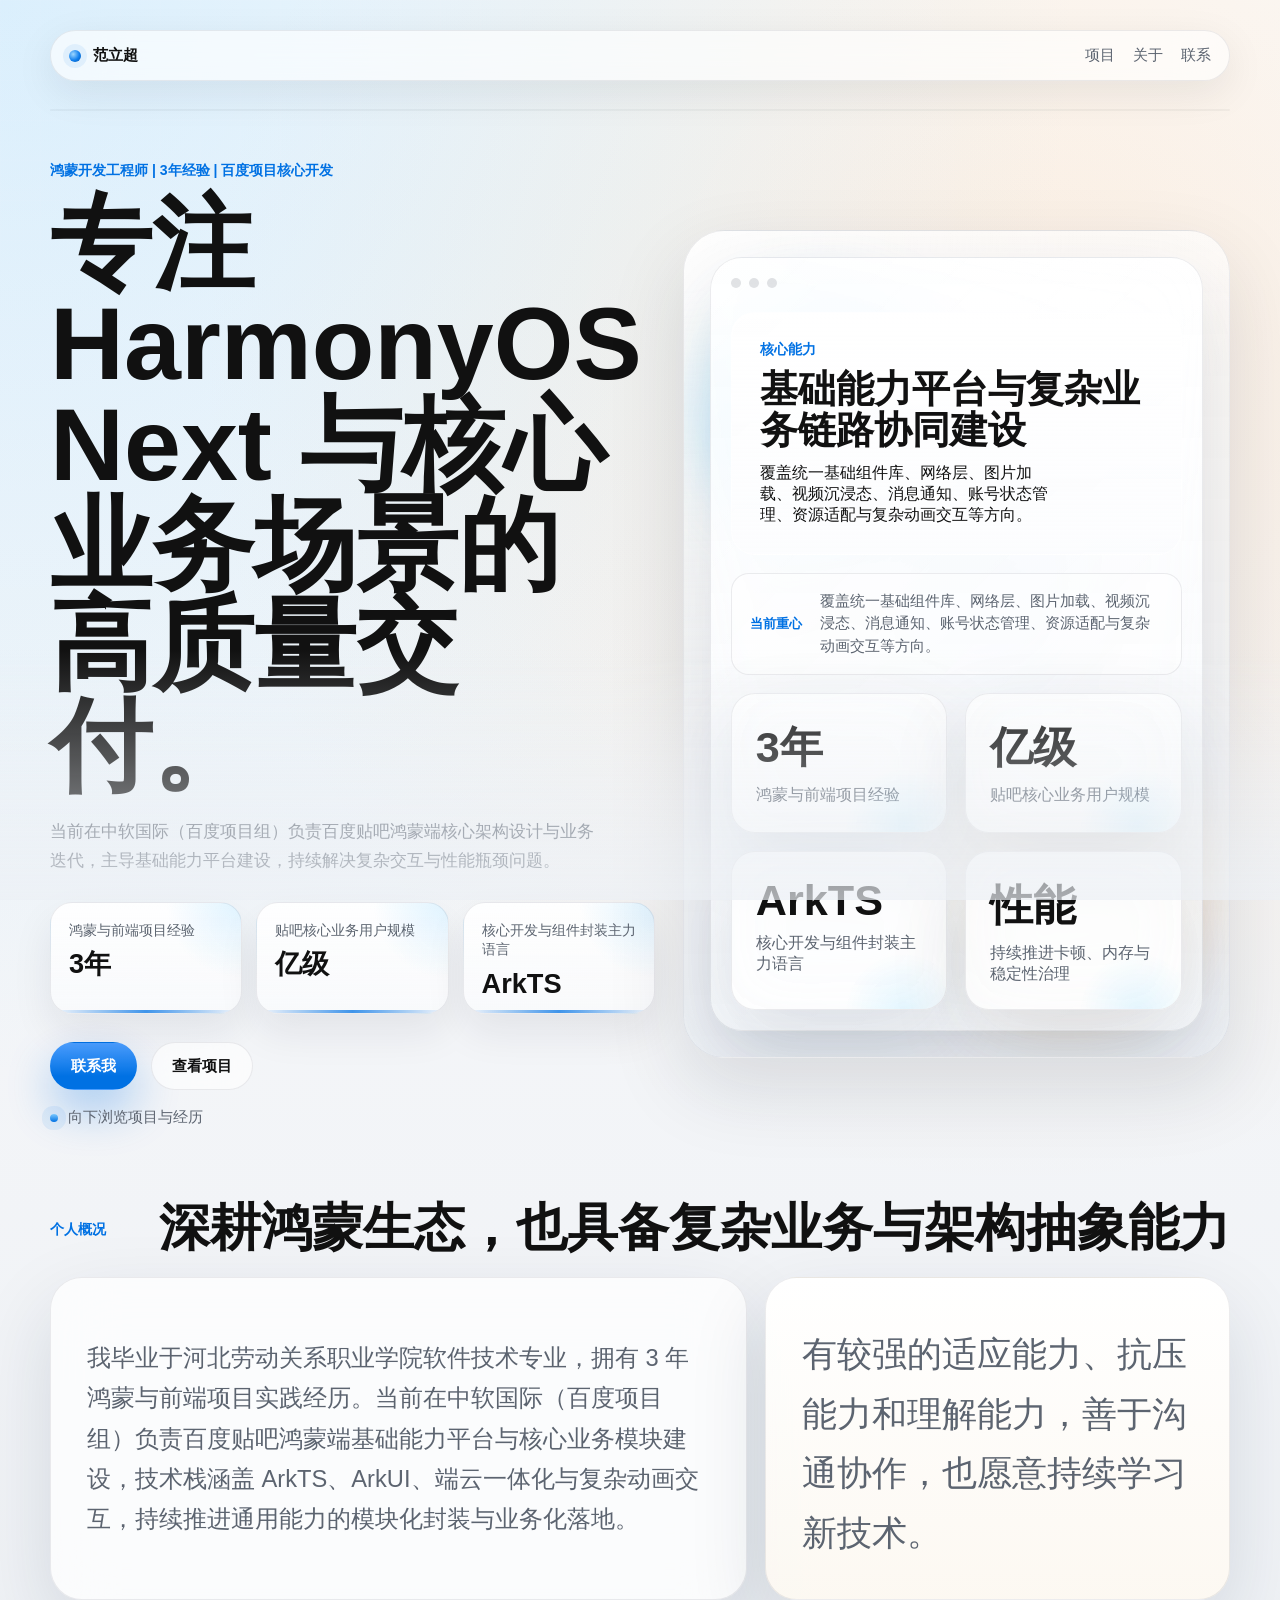
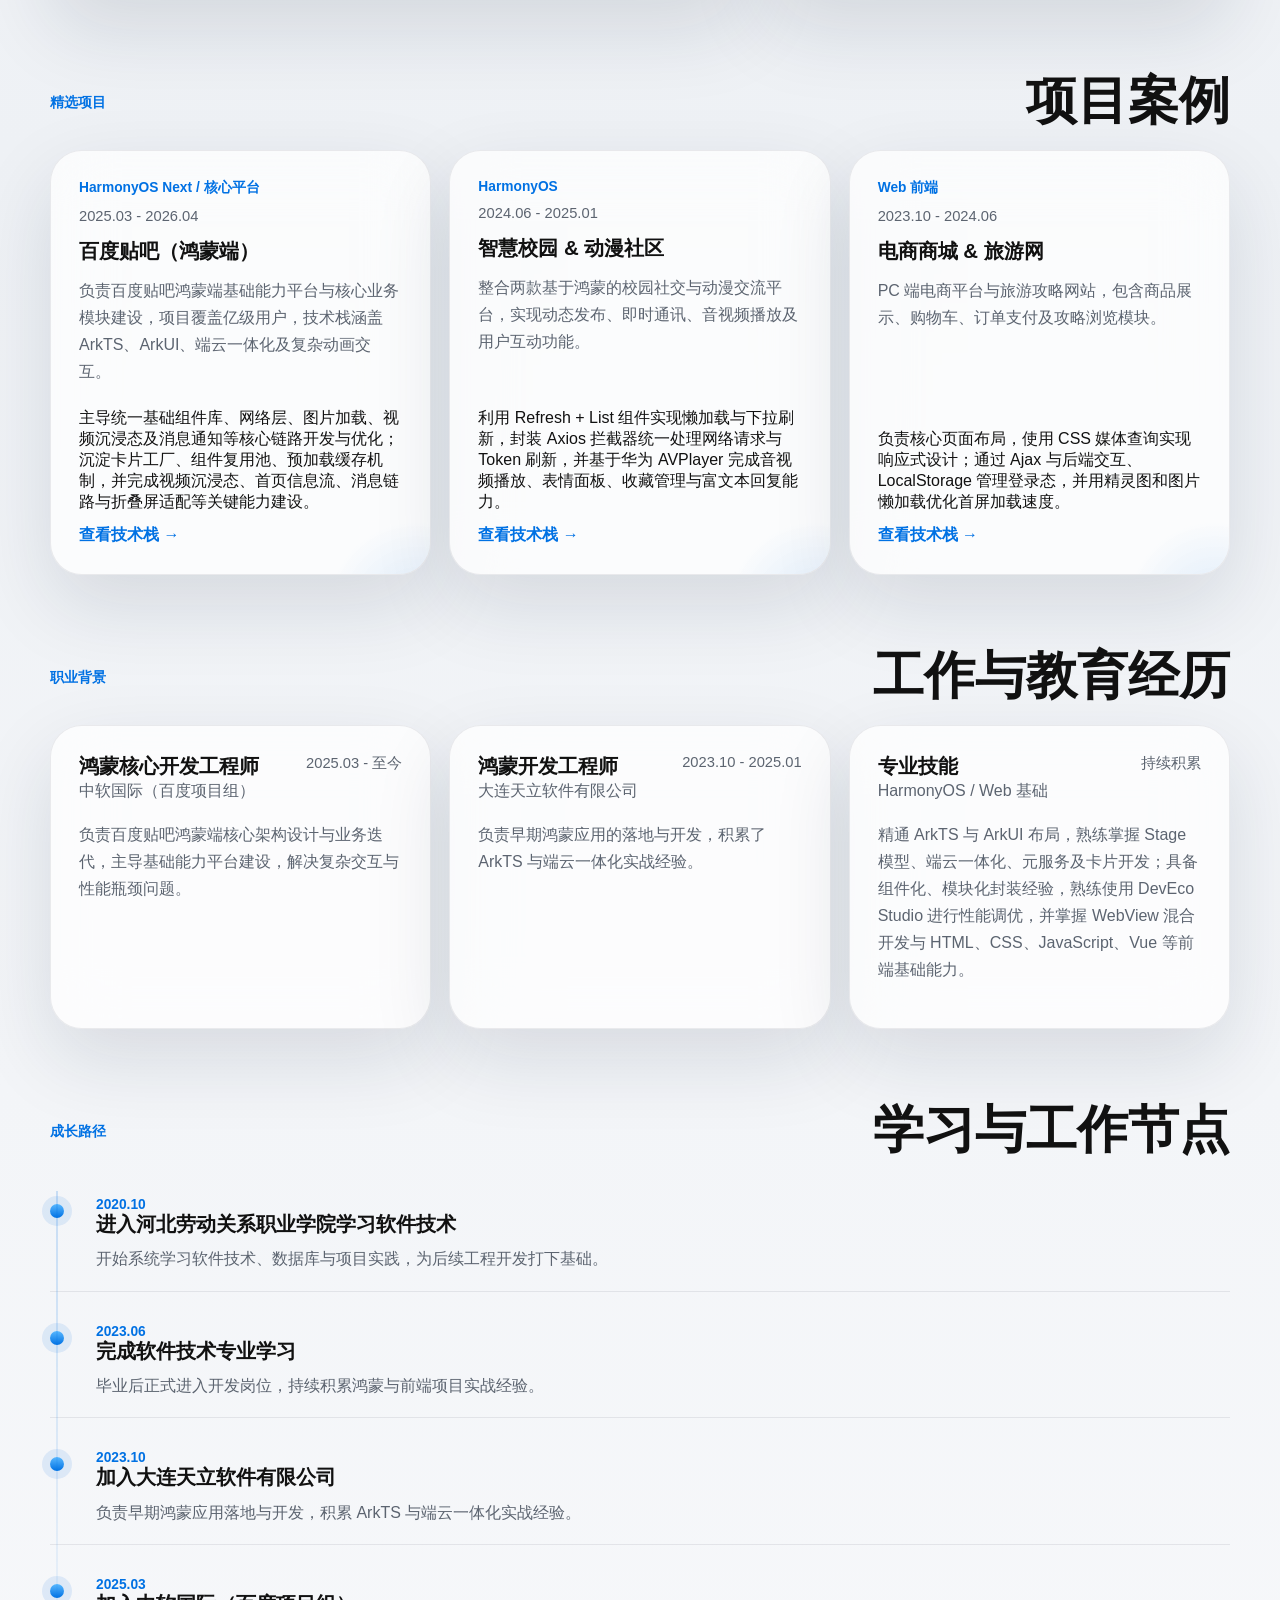
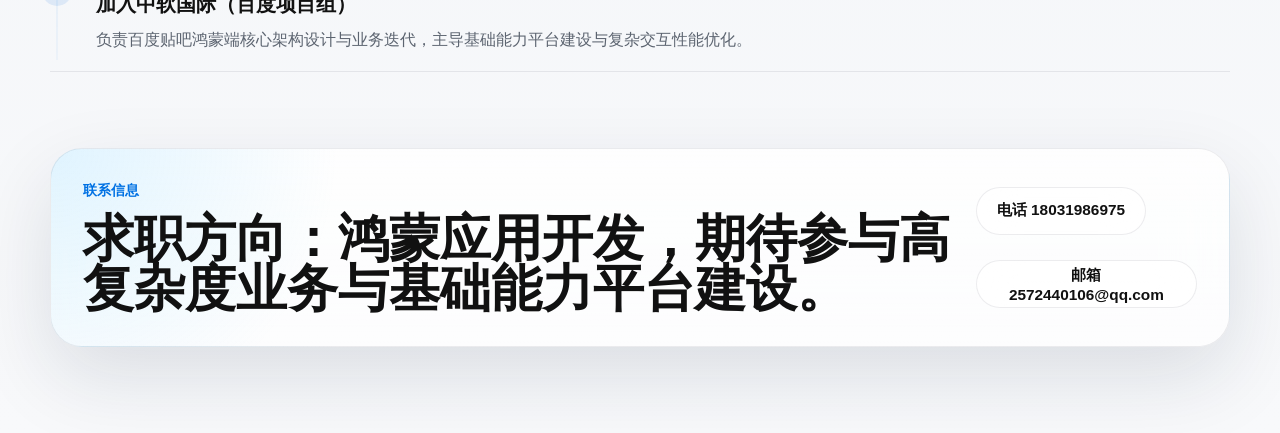
<file: docs/index.html>
<!doctype html>
<html lang="zh-CN">
  <head>
    <meta charset="UTF-8" />
    <meta name="viewport" content="width=device-width, initial-scale=1.0" />
    <title>范立超 | 个人网站</title>
    <meta
      name="description"
      content="范立超的个人网站，聚焦鸿蒙应用开发、ArkTS、ArkUI 与前端工程实践。"
    />
    <link rel="stylesheet" href="./styles.css" />
  </head>
  <body>
    <div class="page-shell">
      <header class="topbar">
        <div class="brand-mark">
          <span class="brand-dot"></span>
          <span id="brand-name">Portfolio</span>
        </div>
        <nav class="nav-links">
          <a href="#projects">项目</a>
          <a href="#story">关于</a>
          <a href="#contact">联系</a>
        </nav>
      </header>
      <div class="scroll-progress" aria-hidden="true">
        <span id="scroll-progress-bar"></span>
      </div>

      <main>
        <section class="hero section">
          <div class="hero-copy reveal">
            <p class="eyebrow" id="hero-status">鸿蒙应用开发工程师</p>
            <h1 id="hero-title">专注 HarmonyOS Next 与高质量前端开发。</h1>
            <p class="hero-description" id="hero-description">
              正在加载个人资料...
            </p>
            <div class="hero-meta" id="hero-meta"></div>
            <div class="hero-actions">
              <a class="button button-primary" id="primary-action" href="#contact">联系我</a>
              <a class="button button-secondary" id="secondary-action" href="#projects">查看项目</a>
            </div>
            <div class="hero-scroll-hint">
              <span class="scroll-dot"></span>
              <span>向下浏览项目与经历</span>
            </div>
          </div>

          <div class="hero-visual reveal">
            <div class="glass-stage">
              <div class="ambient ambient-a"></div>
              <div class="ambient ambient-b"></div>
              <div class="ambient ambient-c"></div>
              <div class="device-frame">
                <div class="device-topbar">
                  <span></span>
                  <span></span>
                  <span></span>
                </div>
                <div class="device-content">
                  <div class="signal-card">
                    <p class="signal-label">核心能力</p>
                    <h2 id="focus-title">ArkTS、ArkUI 与端云一体开发</h2>
                    <p class="signal-text" id="focus-description">
                      聚焦鸿蒙应用、组件封装、接口联调和多端交互体验。
                    </p>
                  </div>
                  <div class="stage-ribbon">
                    <span class="stage-ribbon-label">当前重心</span>
                    <p class="stage-ribbon-text" id="stage-ribbon-text">
                      架构抽象、复杂交互、性能与稳定性治理
                    </p>
                  </div>
                  <div class="mini-grid" id="metric-grid"></div>
                </div>
              </div>
            </div>
          </div>
        </section>

        <section class="section intro reveal" id="story">
          <div class="section-heading">
            <p class="eyebrow">个人概况</p>
            <h2 id="intro-heading">关于我</h2>
          </div>
          <div class="intro-layout">
            <article class="panel panel-large">
              <p id="about-text">
                我专注于 HarmonyOS Next 与前端项目开发，关注功能实现、交互质量与工程落地。
              </p>
            </article>
            <aside class="panel quote-panel">
              <p class="quote" id="signature-line">
                踏实交付，持续学习，把功能、体验和可维护性一起做好。
              </p>
            </aside>
          </div>
        </section>

        <section class="section reveal" id="projects">
          <div class="section-heading">
            <p class="eyebrow">精选项目</p>
            <h2>项目案例</h2>
          </div>
          <div class="project-grid" id="project-grid"></div>
        </section>

        <section class="section reveal">
          <div class="section-heading">
            <p class="eyebrow">职业背景</p>
            <h2>工作与教育经历</h2>
          </div>
          <div class="experience-grid" id="experience-grid"></div>
        </section>

        <section class="section reveal">
          <div class="section-heading">
            <p class="eyebrow">成长路径</p>
            <h2>学习与工作节点</h2>
          </div>
          <div class="timeline" id="timeline"></div>
        </section>

        <section class="section reveal" id="contact">
          <div class="contact-banner">
            <div>
              <p class="eyebrow">联系信息</p>
              <h2 id="contact-heading">期待参与鸿蒙应用、前端项目与企业级业务开发。</h2>
            </div>
            <div class="contact-actions" id="contact-actions"></div>
          </div>
        </section>
      </main>
    </div>

    <template id="metric-template">
      <article class="metric-card">
        <p class="metric-value"></p>
        <p class="metric-label"></p>
        <span class="metric-glow"></span>
      </article>
    </template>

    <template id="hero-meta-template">
      <article class="meta-chip">
        <span class="meta-chip-label"></span>
        <strong class="meta-chip-value"></strong>
      </article>
    </template>

    <template id="project-template">
      <article class="project-card">
        <div class="project-header">
          <p class="project-tag"></p>
          <span class="project-year"></span>
        </div>
        <h3 class="project-title"></h3>
        <p class="project-summary"></p>
        <div class="project-footer">
          <p class="project-impact"></p>
          <a class="project-link" target="_blank" rel="noreferrer">查看</a>
        </div>
      </article>
    </template>

    <template id="experience-template">
      <article class="panel experience-card">
        <div class="experience-head">
          <h3 class="experience-title"></h3>
          <span class="experience-period"></span>
        </div>
        <p class="experience-company"></p>
        <p class="experience-summary"></p>
      </article>
    </template>

    <template id="timeline-template">
      <article class="timeline-item">
        <div class="timeline-marker"></div>
        <div class="timeline-content">
          <p class="timeline-date"></p>
          <h3 class="timeline-title"></h3>
          <p class="timeline-summary"></p>
        </div>
      </article>
    </template>

    <template id="contact-template">
      <a class="button button-secondary contact-link" target="_blank" rel="noreferrer"></a>
    </template>

    <script type="module" src="./app.js"></script>
  </body>
</html>
</file>
<file: docs/styles.css>
:root {
  color-scheme: light;
  --bg: #f4f5f7;
  --bg-strong: #eceef2;
  --surface: rgba(255, 255, 255, 0.72);
  --surface-strong: rgba(255, 255, 255, 0.9);
  --line: rgba(17, 24, 39, 0.08);
  --line-strong: rgba(17, 24, 39, 0.16);
  --text: #111111;
  --muted: #5c6470;
  --accent: #0071e3;
  --accent-strong: #005ecb;
  --warm: #f4b166;
  --accent-soft: rgba(0, 113, 227, 0.12);
  --shadow: 0 30px 80px rgba(20, 30, 55, 0.12);
  --shadow-strong: 0 32px 90px rgba(20, 30, 55, 0.16);
  --radius-xl: 32px;
  --radius-lg: 24px;
  --radius-md: 18px;
  --max-width: 1180px;
}

* {
  box-sizing: border-box;
}

html {
  scroll-behavior: smooth;
}

body {
  margin: 0;
  min-height: 100vh;
  font-family: "SF Pro Display", "SF Pro Text", "Helvetica Neue", sans-serif;
  color: var(--text);
  background:
    radial-gradient(circle at top left, rgba(104, 197, 255, 0.22), transparent 28%),
    radial-gradient(circle at 80% 10%, rgba(255, 184, 107, 0.18), transparent 24%),
    linear-gradient(180deg, #fbfbfc 0%, #eef1f5 48%, #f8f9fb 100%);
}

body::before {
  content: "";
  position: fixed;
  inset: 0;
  background-image:
    linear-gradient(rgba(255, 255, 255, 0.2) 1px, transparent 1px),
    linear-gradient(90deg, rgba(255, 255, 255, 0.2) 1px, transparent 1px);
  background-size: 40px 40px;
  mask-image: linear-gradient(180deg, rgba(0, 0, 0, 0.24), transparent 78%);
  pointer-events: none;
}

body::after {
  content: "";
  position: fixed;
  inset: auto 0 0;
  height: 28vh;
  background: linear-gradient(180deg, rgba(255, 255, 255, 0), rgba(236, 240, 245, 0.7));
  pointer-events: none;
}

a {
  color: inherit;
  text-decoration: none;
}

.page-shell {
  width: min(calc(100% - 32px), var(--max-width));
  margin: 0 auto;
  padding-top: 10px;
  padding-bottom: 48px;
}

.topbar {
  position: sticky;
  top: 20px;
  z-index: 20;
  display: flex;
  align-items: center;
  justify-content: space-between;
  margin: 20px 0 28px;
  padding: 14px 18px;
  border: 1px solid var(--line);
  border-radius: 999px;
  background: rgba(255, 255, 255, 0.62);
  backdrop-filter: blur(24px);
  box-shadow: 0 12px 40px rgba(15, 23, 42, 0.08);
  transition:
    padding 220ms ease,
    transform 220ms ease,
    background 220ms ease,
    box-shadow 220ms ease;
}

.topbar.compact {
  padding: 10px 16px;
  background: rgba(255, 255, 255, 0.78);
  box-shadow: 0 14px 30px rgba(15, 23, 42, 0.08);
  transform: translateY(-2px);
}

.scroll-progress {
  position: sticky;
  top: 86px;
  z-index: 18;
  height: 2px;
  margin-bottom: 12px;
  background: rgba(17, 24, 39, 0.04);
  border-radius: 999px;
  overflow: hidden;
}

.scroll-progress span {
  display: block;
  width: 100%;
  height: 100%;
  transform-origin: left center;
  transform: scaleX(0);
  background: linear-gradient(90deg, rgba(0, 113, 227, 0.25), var(--accent), rgba(83, 193, 255, 0.95));
  transition: transform 120ms linear;
}

.brand-mark,
.nav-links,
.hero-actions,
.project-footer,
.contact-actions,
.experience-head {
  display: flex;
  align-items: center;
}

.brand-mark {
  gap: 12px;
  font-size: 0.96rem;
  font-weight: 600;
}

.brand-dot {
  width: 12px;
  height: 12px;
  border-radius: 50%;
  background:
    radial-gradient(circle at 35% 35%, #9ed7ff, #0f7eed 56%, #0052a8 100%);
  box-shadow: 0 0 0 6px rgba(0, 113, 227, 0.08);
}

.nav-links {
  gap: 18px;
}

.nav-links a {
  color: var(--muted);
  font-size: 0.95rem;
}

.section {
  padding: 38px 0;
}

.hero {
  display: grid;
  grid-template-columns: 1.05fr 0.95fr;
  gap: 28px;
  min-height: calc(100vh - 130px);
  align-items: center;
}

.hero-copy {
  display: grid;
  align-content: center;
}

.eyebrow {
  margin: 0 0 14px;
  color: var(--accent);
  font-size: 0.88rem;
  font-weight: 600;
  letter-spacing: 0;
}

.hero h1,
.section-heading h2,
.contact-banner h2 {
  margin: 0;
  line-height: 0.98;
  letter-spacing: 0;
}

.hero h1 {
  max-width: 10ch;
  font-size: clamp(3.4rem, 8vw, 6.6rem);
}

.hero-description,
.panel p,
.project-summary,
.experience-summary,
.timeline-summary {
  color: var(--muted);
  line-height: 1.7;
}

.hero-description {
  max-width: 560px;
  margin: 22px 0 0;
  font-size: 1.06rem;
}

.hero-meta {
  display: grid;
  grid-template-columns: repeat(3, minmax(0, 1fr));
  gap: 14px;
  margin-top: 26px;
}

.meta-chip {
  position: relative;
  overflow: hidden;
  min-height: 106px;
  padding: 18px 18px 16px;
  border: 1px solid rgba(17, 24, 39, 0.08);
  border-radius: 22px;
  background:
    radial-gradient(circle at top right, rgba(84, 191, 255, 0.18), transparent 34%),
    linear-gradient(180deg, rgba(255, 255, 255, 0.92), rgba(250, 251, 253, 0.74));
  box-shadow: 0 18px 40px rgba(20, 30, 55, 0.08);
}

.meta-chip::after {
  content: "";
  position: absolute;
  inset: auto 0 0;
  height: 3px;
  background: linear-gradient(90deg, rgba(0, 113, 227, 0), rgba(0, 113, 227, 0.75), rgba(84, 191, 255, 0));
}

.meta-chip-label {
  display: block;
  color: var(--muted);
  font-size: 0.88rem;
  line-height: 1.4;
}

.meta-chip-value {
  display: block;
  margin-top: 10px;
  font-size: clamp(1.25rem, 2.8vw, 1.7rem);
  line-height: 1;
}

.hero-actions,
.project-footer,
.contact-actions {
  gap: 14px;
  flex-wrap: wrap;
}

.hero-actions {
  margin-top: 28px;
}

.hero-scroll-hint {
  display: inline-flex;
  align-items: center;
  gap: 10px;
  margin-top: 18px;
  color: var(--muted);
  font-size: 0.92rem;
}

.scroll-dot {
  width: 8px;
  height: 8px;
  border-radius: 50%;
  background: linear-gradient(180deg, #7bc8ff, var(--accent));
  box-shadow: 0 0 0 8px rgba(0, 113, 227, 0.08);
  animation: pulse-dot 2.2s ease-in-out infinite;
}

.button {
  display: inline-flex;
  align-items: center;
  justify-content: center;
  min-height: 48px;
  padding: 0 20px;
  border-radius: 999px;
  border: 1px solid transparent;
  font-size: 0.96rem;
  font-weight: 600;
  transition:
    transform 180ms ease,
    border-color 180ms ease,
    background 180ms ease,
    box-shadow 180ms ease,
    color 180ms ease;
}

.button:hover {
  transform: translateY(-2px);
}

.button-primary {
  color: #ffffff;
  background: linear-gradient(180deg, #4b9eff, #0071e3 72%);
  box-shadow: 0 20px 45px rgba(0, 113, 227, 0.32);
}

.button-primary:hover {
  box-shadow: 0 24px 50px rgba(0, 113, 227, 0.34);
}

.button-secondary {
  border-color: var(--line);
  background: rgba(255, 255, 255, 0.62);
  backdrop-filter: blur(20px);
}

.button-secondary:hover {
  border-color: rgba(0, 113, 227, 0.18);
  color: var(--accent-strong);
}

.glass-stage,
.panel,
.project-card,
.contact-banner,
.metric-card,
.device-frame {
  position: relative;
  --mx: 50%;
  --my: 50%;
  border: 1px solid var(--line);
  background: var(--surface);
  backdrop-filter: blur(30px);
  box-shadow: var(--shadow);
}

.panel::before,
.project-card::before,
.contact-banner::before,
.metric-card::before,
.device-frame::before {
  content: "";
  position: absolute;
  inset: 0;
  border-radius: inherit;
  background: radial-gradient(circle at var(--mx) var(--my), rgba(92, 197, 255, 0.18), transparent 34%);
  opacity: 0;
  transition: opacity 240ms ease;
  pointer-events: none;
}

.panel:hover::before,
.project-card:hover::before,
.contact-banner:hover::before,
.metric-card:hover::before,
.device-frame:hover::before {
  opacity: 1;
}

.glass-stage {
  overflow: hidden;
  min-height: 620px;
  padding: 26px;
  border-radius: 42px;
  background:
    radial-gradient(circle at top left, rgba(255, 255, 255, 0.85), rgba(255, 255, 255, 0.18) 38%, transparent 56%),
    linear-gradient(180deg, rgba(255, 255, 255, 0.68), rgba(236, 242, 249, 0.6));
  transition: transform 240ms ease;
}

.ambient {
  position: absolute;
  border-radius: 999px;
  filter: blur(30px);
}

.ambient-a {
  inset: 8% auto auto 4%;
  width: 240px;
  height: 240px;
  background: rgba(112, 210, 255, 0.42);
}

.ambient-b {
  inset: auto 4% 4% auto;
  width: 280px;
  height: 280px;
  background: rgba(255, 196, 122, 0.32);
}

.ambient-c {
  inset: 35% auto auto 40%;
  width: 180px;
  height: 180px;
  background: rgba(176, 214, 255, 0.24);
}

.device-frame {
  display: grid;
  align-content: start;
  gap: 24px;
  height: 100%;
  padding: 20px;
  border-radius: 32px;
  background:
    linear-gradient(180deg, rgba(255, 255, 255, 0.78), rgba(247, 249, 252, 0.72)),
    linear-gradient(135deg, rgba(255, 255, 255, 0.48), rgba(255, 255, 255, 0.2));
  transition: transform 240ms ease;
}

.device-topbar {
  display: flex;
  gap: 8px;
}

.device-topbar span {
  width: 10px;
  height: 10px;
  border-radius: 50%;
  background: rgba(17, 24, 39, 0.12);
}

.device-content {
  display: grid;
  gap: 18px;
}

.signal-card {
  padding: 28px;
  border-radius: var(--radius-lg);
  background:
    linear-gradient(180deg, rgba(255, 255, 255, 0.92), rgba(251, 252, 254, 0.7)),
    rgba(255, 255, 255, 0.7);
  border: 1px solid rgba(255, 255, 255, 0.55);
  box-shadow: inset 0 1px 0 rgba(255, 255, 255, 0.75);
}

.signal-label,
.project-tag,
.timeline-date {
  margin: 0 0 10px;
  color: var(--accent);
  font-size: 0.86rem;
  font-weight: 600;
}

.signal-card h2 {
  margin: 0;
  font-size: clamp(1.6rem, 3vw, 2.4rem);
  line-height: 1.06;
}

.signal-text {
  margin: 12px 0 0;
  max-width: 34ch;
}

.stage-ribbon {
  display: flex;
  align-items: center;
  justify-content: space-between;
  gap: 18px;
  padding: 16px 18px;
  border-radius: 18px;
  border: 1px solid rgba(17, 24, 39, 0.08);
  background: rgba(255, 255, 255, 0.52);
}

.stage-ribbon-label {
  color: var(--accent);
  font-size: 0.84rem;
  font-weight: 600;
  white-space: nowrap;
}

.stage-ribbon-text {
  margin: 0;
  color: var(--muted);
  font-size: 0.92rem;
  line-height: 1.55;
}

.mini-grid,
.project-grid,
.experience-grid {
  display: grid;
  gap: 18px;
}

.mini-grid {
  grid-template-columns: repeat(2, minmax(0, 1fr));
}

.metric-card {
  min-height: 140px;
  padding: 24px;
  border-radius: var(--radius-lg);
  overflow: hidden;
  transition:
    transform 220ms ease,
    box-shadow 220ms ease,
    border-color 220ms ease;
}

.metric-card:hover {
  transform: translateY(-6px);
  border-color: rgba(0, 113, 227, 0.18);
  box-shadow: var(--shadow-strong);
}

.metric-value {
  margin: 0;
  font-size: clamp(1.8rem, 4vw, 2.7rem);
  font-weight: 700;
}

.metric-label {
  margin: 8px 0 0;
  color: var(--muted);
}

.metric-glow {
  position: absolute;
  inset: auto -8% -40% auto;
  width: 120px;
  height: 120px;
  border-radius: 50%;
  background: radial-gradient(circle, rgba(112, 210, 255, 0.18), transparent 70%);
}

.section-heading {
  display: flex;
  align-items: end;
  justify-content: space-between;
  gap: 16px;
  margin-bottom: 24px;
}

.section-heading h2,
.contact-banner h2 {
  font-size: clamp(2rem, 4vw, 3.4rem);
}

.section-heading h2 {
  position: relative;
}

.intro-layout {
  display: grid;
  grid-template-columns: 1.2fr 0.8fr;
  gap: 18px;
}

.panel,
.project-card,
.contact-banner {
  border-radius: var(--radius-xl);
}

.panel-large {
  min-height: 280px;
  padding: 36px;
  font-size: clamp(1.15rem, 2.2vw, 1.48rem);
  line-height: 1.5;
}

.quote-panel {
  display: flex;
  align-items: end;
  padding: 36px;
  background:
    linear-gradient(180deg, rgba(255, 255, 255, 0.82), rgba(252, 247, 239, 0.82)),
    rgba(255, 255, 255, 0.72);
}

.quote {
  margin: 0;
  font-size: clamp(1.5rem, 3vw, 2.2rem);
  line-height: 1.18;
}

.project-grid {
  grid-template-columns: repeat(3, minmax(0, 1fr));
}

.project-card {
  display: flex;
  flex-direction: column;
  gap: 14px;
  min-height: 340px;
  padding: 28px;
  overflow: hidden;
  transition:
    transform 240ms ease,
    box-shadow 240ms ease,
    border-color 240ms ease;
}

.project-card::after {
  content: "";
  position: absolute;
  inset: auto -20% -30% auto;
  width: 180px;
  height: 180px;
  border-radius: 50%;
  background: radial-gradient(circle, rgba(0, 113, 227, 0.12), transparent 70%);
}

.project-card:hover {
  transform: translateY(-8px);
  border-color: rgba(0, 113, 227, 0.18);
  box-shadow: var(--shadow-strong);
}

.project-header,
.project-footer {
  justify-content: space-between;
  gap: 12px;
}

.project-title,
.experience-title,
.timeline-title {
  margin: 0;
  font-size: 1.28rem;
  line-height: 1.15;
}

.project-summary,
.project-impact,
.experience-company {
  margin: 0;
}

.project-footer {
  margin-top: auto;
  padding-top: 8px;
}

.project-link {
  color: var(--accent);
  font-weight: 600;
  transition: transform 180ms ease, color 180ms ease;
}

.project-link::after {
  content: " →";
}

.project-card:hover .project-link {
  color: var(--accent-strong);
  transform: translateX(2px);
}

.experience-grid {
  grid-template-columns: repeat(3, minmax(0, 1fr));
}

.experience-card {
  min-height: 260px;
  padding: 28px;
  transition:
    transform 220ms ease,
    box-shadow 220ms ease,
    border-color 220ms ease;
}

.experience-card:hover {
  transform: translateY(-6px);
  border-color: rgba(0, 113, 227, 0.16);
  box-shadow: var(--shadow-strong);
}

.experience-head {
  justify-content: space-between;
  gap: 16px;
  align-items: start;
}

.experience-period,
.project-year {
  color: var(--muted);
  font-size: 0.92rem;
}

.timeline {
  display: grid;
  gap: 14px;
  position: relative;
}

.timeline::before {
  content: "";
  position: absolute;
  left: 6px;
  top: 12px;
  bottom: 12px;
  width: 2px;
  background: linear-gradient(180deg, rgba(0, 113, 227, 0.18), rgba(0, 113, 227, 0.04));
}

.timeline-item {
  display: grid;
  grid-template-columns: 28px 1fr;
  gap: 18px;
  padding: 18px 0;
  border-bottom: 1px solid var(--line);
  transition: transform 200ms ease;
}

.timeline-item:hover {
  transform: translateX(4px);
}

.timeline-marker {
  width: 14px;
  height: 14px;
  margin-top: 7px;
  border-radius: 50%;
  background: linear-gradient(180deg, #59b8ff, #0071e3);
  box-shadow: 0 0 0 8px rgba(0, 113, 227, 0.1);
}

.timeline-date,
.timeline-summary {
  margin: 0;
}

.timeline-summary {
  margin-top: 10px;
}

.contact-banner {
  display: flex;
  justify-content: space-between;
  gap: 24px;
  padding: 32px;
  background:
    radial-gradient(circle at top left, rgba(116, 208, 255, 0.22), transparent 24%),
    linear-gradient(180deg, rgba(255, 255, 255, 0.82), rgba(255, 255, 255, 0.68));
  transition:
    transform 240ms ease,
    box-shadow 240ms ease,
    border-color 240ms ease;
}

.contact-banner:hover {
  transform: translateY(-4px);
  border-color: rgba(0, 113, 227, 0.16);
  box-shadow: var(--shadow-strong);
}

.contact-link {
  min-width: 126px;
  white-space: normal;
  text-align: center;
}

.reveal {
  opacity: 0;
  transform: translateY(24px) scale(0.985);
  transition:
    opacity 760ms cubic-bezier(0.22, 1, 0.36, 1),
    transform 760ms cubic-bezier(0.22, 1, 0.36, 1);
  transition-delay: var(--delay, 0ms);
}

.reveal.visible {
  opacity: 1;
  transform: translateY(0) scale(1);
}

@media (max-width: 1120px) {
  .hero,
  .intro-layout,
  .project-grid,
  .experience-grid,
  .contact-banner {
    grid-template-columns: 1fr;
  }

  .hero {
    min-height: auto;
    padding-top: 24px;
  }

  .hero-meta {
    grid-template-columns: 1fr;
  }

  .contact-banner {
    display: grid;
  }
}

@media (max-width: 720px) {
  .page-shell {
    width: min(calc(100% - 20px), var(--max-width));
  }

  .topbar {
    top: 10px;
    margin-top: 10px;
    padding: 12px 14px;
  }

  .nav-links {
    display: none;
  }

  .hero h1 {
    max-width: 12ch;
    font-size: clamp(2.8rem, 16vw, 4rem);
  }

  .hero-scroll-hint {
    display: none;
  }

  .glass-stage,
  .panel-large,
  .quote-panel,
  .project-card,
  .experience-card,
  .contact-banner {
    padding: 22px;
    border-radius: 26px;
  }

  .glass-stage {
    min-height: 520px;
  }

  .mini-grid {
    grid-template-columns: 1fr;
  }

  .stage-ribbon {
    display: grid;
  }

  .hero-actions,
  .contact-actions {
    width: 100%;
  }

  .button,
  .contact-link {
    width: 100%;
  }
}

@keyframes pulse-dot {
  0%,
  100% {
    transform: scale(1);
    box-shadow: 0 0 0 8px rgba(0, 113, 227, 0.08);
  }
  50% {
    transform: scale(1.18);
    box-shadow: 0 0 0 14px rgba(0, 113, 227, 0.04);
  }
}

@media (prefers-reduced-motion: reduce) {
  html {
    scroll-behavior: auto;
  }

  *,
  *::before,
  *::after {
    animation: none !important;
    transition-duration: 0.01ms !important;
    transition-delay: 0ms !important;
  }
}
</file>
